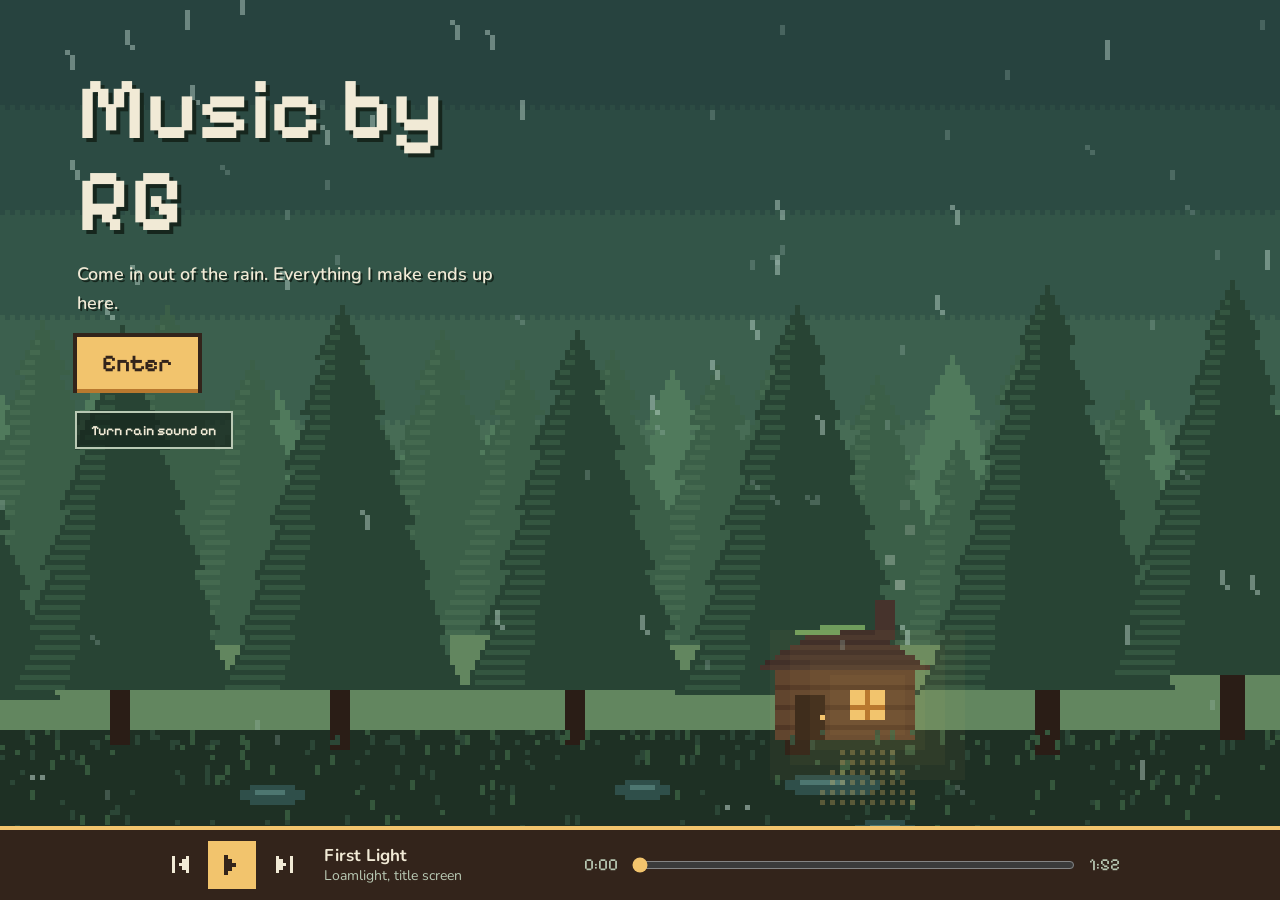
<file: index.html>
<!doctype html>
<html lang="en">
<head>
<meta charset="utf-8">
<meta name="viewport" content="width=device-width, initial-scale=1">
<title>Music by RG</title>
<meta name="description" content="Music projects by RG, starting with Loamlight: a fifteen-track game soundtrack made entirely by code.">
<link rel="preconnect" href="https://fonts.googleapis.com">
<link rel="preconnect" href="https://fonts.gstatic.com" crossorigin>
<link href="https://fonts.googleapis.com/css2?family=Nunito:wght@400;600;800&family=Pixelify+Sans:wght@400;600&display=swap" rel="stylesheet">
<link rel="stylesheet" href="styles.css">
</head>
<body class="gate">

<canvas id="backdrop" aria-hidden="true"></canvas>
<header class="hero">
  <canvas id="scene" aria-hidden="true"></canvas>
  <div class="hero-text">
    <h1><a href="#">Music by RG</a></h1>
    <p>Come in out of the rain. Everything I make ends up here.</p>
    <button id="enter" class="pixel-btn enter" type="button">Enter</button>
    <button id="rain-toggle" class="pixel-btn quiet" type="button" aria-pressed="false">Turn rain sound on</button>
  </div>
</header>
<div id="flash" class="flash" aria-hidden="true"></div>

<main id="projects"></main>

<footer class="foot">
  <p>More projects will land here as they're finished.</p>
</footer>

<div id="player" class="player" hidden>
  <div class="player-inner">
    <div class="controls">
      <button id="prev" type="button" aria-label="Previous track">
        <svg viewBox="0 0 12 12" aria-hidden="true"><path d="M1 1h2v10H1zM11 1v10H9V9H7V7H5V5h2V3h2V1z"/></svg>
      </button>
      <button id="toggle" class="big" type="button" aria-label="Play">
        <svg id="icon-play" viewBox="0 0 12 12" aria-hidden="true"><path d="M2 1h2v2h2v2h2v2H6v2H4v2H2z"/></svg>
        <svg id="icon-pause" viewBox="0 0 12 12" aria-hidden="true" hidden><path d="M2 1h3v10H2zM7 1h3v10H7z"/></svg>
      </button>
      <button id="next" type="button" aria-label="Next track">
        <svg viewBox="0 0 12 12" aria-hidden="true"><path d="M9 1h2v10H9zM1 1v10h2V9h2V7h2V5H5V3H3V1z"/></svg>
      </button>
    </div>
    <div class="now">
      <strong id="now-title"></strong>
      <span id="now-where"></span>
    </div>
    <div class="seek">
      <span id="time-now">0:00</span>
      <input id="seek" type="range" min="0" max="100" value="0" step="1" aria-label="Position in track">
      <span id="time-total">0:00</span>
    </div>
  </div>
</div>

<audio id="audio" preload="none"></audio>
<script src="projects.js"></script>
<script src="instruments.js"></script>
<script src="backdrops.js"></script>
<script src="site.js"></script>
</body>
</html>
</file>
<file: styles.css>
:root {
  --moss: #1e3024;      /* page ground */
  --canopy: #2b4636;    /* raised surfaces */
  --fern: #6f9d5c;
  --lichen: #b7d39a;
  --bark: #33241b;
  --lantern: #f2c46d;   /* the one warm light */
  --cream: #f1ead6;
  --mist: #b9c9b4;
  --px: 4px;
  --display: "Pixelify Sans", "Courier New", monospace;
  --body: "Nunito", system-ui, sans-serif;
}

* { box-sizing: border-box; }
html { scroll-behavior: smooth; }
body {
  margin: 0;
  background: var(--moss);
  color: var(--cream);
  font: 400 1.0625rem/1.6 var(--body);
  padding-bottom: 7rem;
}
h1, h2 { font-family: var(--display); font-weight: 600; line-height: 1.05; margin: 0; }
p { margin: 0; }
:focus-visible { outline: var(--px) solid var(--lantern); outline-offset: 2px; }

/* ---------- hero ---------- */
.hero { position: relative; height: min(78vh, 720px); min-height: 420px; }
#scene {
  display: block; width: 100%; height: 100%;
  image-rendering: pixelated; image-rendering: crisp-edges;
  background: #27433f;
}
.hero-text {
  position: absolute; top: clamp(1.5rem, 7vh, 4.5rem); left: clamp(1rem, 6vw, 5rem);
  max-width: 26rem;
}
.hero-text h1 {
  font-size: clamp(2.75rem, 8vw, 5.5rem);
  text-shadow: var(--px) var(--px) 0 #16261d;
}
.hero-text p {
  margin: .75rem 0 1.25rem;
  font-weight: 600; font-size: 1.125rem;
  text-shadow: 2px 2px 0 #16261d;
}

.pixel-btn {
  font: 600 1rem var(--display);
  color: var(--bark); background: var(--lantern);
  border: 0; padding: .55rem .9rem; cursor: pointer;
  box-shadow: 0 var(--px) 0 #b9792f, 0 0 0 var(--px) var(--bark);
}
.pixel-btn:hover { background: #f8d68e; }
.pixel-btn:active { transform: translateY(var(--px)); box-shadow: 0 0 0 var(--px) var(--bark); }
.pixel-btn[aria-pressed="true"] { background: var(--lichen); box-shadow: 0 var(--px) 0 var(--fern), 0 0 0 var(--px) var(--bark); }

.hero { overflow: hidden; }
.hero-text h1 a { color: inherit; text-decoration: none; }
.hero-text .pixel-btn { display: block; }
.pixel-btn.enter { font-size: 1.5rem; padding: .7rem 1.6rem; margin-bottom: 1.5rem; }
.pixel-btn.quiet, .pixel-btn.quiet[aria-pressed="true"] {
  background: rgba(22, 38, 29, .7); color: var(--cream);
  box-shadow: 0 0 0 2px var(--mist); font-size: .875rem;
}
.pixel-btn.quiet[aria-pressed="true"] { color: var(--lichen); box-shadow: 0 0 0 2px var(--lichen); }

/* home screen: the forest fills the window until you enter */
body.gate { overflow: hidden; padding-bottom: 0; }
body.gate .hero { height: 100vh; height: 100dvh; max-height: none; }
body.gate main, body.gate .foot { display: none; }

/* inside: the forest becomes a window above the albums */
body:not(.gate) .hero { height: 32vh; min-height: 200px; }
body:not(.gate) .hero-text { top: 1.25rem; }
body:not(.gate) .hero-text h1 { font-size: clamp(1.75rem, 4vw, 2.5rem); margin-bottom: 1rem; }
body:not(.gate) .hero-text p, body:not(.gate) #enter { display: none; }

/* entering: walk up to the cabin window, then its light fills the screen */
.hero.entering #scene { transform: scale(18); transition: transform 1.6s cubic-bezier(.65, 0, .9, .45); }
.hero.entering .hero-text { opacity: 0; transition: opacity .4s; }
.flash {
  position: fixed; inset: 0; z-index: 20; pointer-events: none;
  background: var(--lantern); opacity: 0; transition: opacity .8s ease-out;
}
.flash.on { opacity: 1; transition: opacity .55s ease-in 1s; }

/* ---------- an open album: its own sky and colours ---------- */
#backdrop { position: fixed; inset: 0; width: 100%; height: 100%; z-index: -1; display: none; }
body[data-album] #backdrop { display: block; }
body[data-album]:not(.gate) .hero { height: auto; min-height: 0; overflow: visible; }
body[data-album] #scene { display: none; }
body[data-album] .hero-text { position: static; padding: 1.25rem clamp(1rem, 6vw, 5rem) 0; max-width: none; }
body[data-album] .project {
  /* the first screen belongs to the sky; the album's panel starts below it */
  margin-top: 36vh; margin-bottom: 3rem; padding-top: 2.5rem; padding-bottom: 2.5rem;
  background: color-mix(in srgb, var(--moss) var(--veil, 60%), transparent);
  -webkit-backdrop-filter: blur(3px); backdrop-filter: blur(3px);
  box-shadow: 0 0 0 1px rgba(255, 255, 255, .1);
}
body[data-album] .foot { display: none; }
body[data-album="loamlight"] { --veil: 76%; --moss: #23143a; --canopy: #402a58; --lichen: #ffd9a0; --fern: #f08a5a; --mist: #dcc8dc; }
body[data-album="first-light"] { --moss: #0a0616; --canopy: #26164a; --lichen: #f6ecd8; --fern: #d873ff; --mist: #c6badf; --lantern: #ffbe6e; }
body[data-album="landfall"] { --moss: #0b0e1c; --canopy: #202944; --lichen: #f0ecf5; --fern: #a9bfe6; --mist: #bcc3d6; --lantern: #ffe6b0; }

/* ---------- album shelf ---------- */
.shelf { max-width: 56rem; margin: 0 auto; padding: 3rem clamp(1rem, 4vw, 2rem) 1rem; }
.shelf h2 { font-size: clamp(2rem, 5vw, 3rem); color: var(--lichen); margin-bottom: 2rem; }
.albums { display: grid; grid-template-columns: repeat(auto-fill, minmax(11rem, 1fr)); gap: 2.5rem 2rem; }
.album { display: block; color: inherit; text-decoration: none; }
.album canvas {
  display: block; width: 100%; aspect-ratio: 1; image-rendering: pixelated;
  box-shadow: 0 0 0 var(--px) var(--bark), var(--px) calc(var(--px) * 2) 0 var(--px) #16261d;
  transition: transform .12s;
}
.album img {
  display: block; width: 100%; height: auto;
  box-shadow: 0 0 0 var(--px) var(--bark), var(--px) calc(var(--px) * 2) 0 var(--px) #16261d;
  transition: transform .12s;
}
.album:hover canvas, .album:focus-visible canvas,
.album:hover img, .album:focus-visible img { transform: translateY(calc(var(--px) * -1)); }
.project .cover {
  display: block; width: min(18rem, 100%); height: auto; margin-bottom: 2rem;
  box-shadow: 0 0 0 var(--px) var(--bark), var(--px) calc(var(--px) * 2) 0 var(--px) #16261d;
}
.album strong { display: block; margin-top: 1.1rem; font: 600 1.5rem var(--display); }
.album span { color: var(--mist); font-size: .9375rem; }
.back { display: inline-block; margin-bottom: 1.5rem; color: var(--lantern); font-family: var(--display); }
[hidden] { display: none !important; }

/* ---------- projects ---------- */
.project { max-width: 56rem; margin: 0 auto; padding: 3.5rem clamp(1rem, 4vw, 2rem) 1rem; }
.project h2 { font-size: clamp(2.25rem, 6vw, 3.75rem); color: var(--lichen); }
.project .blurb { max-width: 62ch; margin-top: 1rem; color: var(--cream); }
.project .meta {
  display: flex; flex-wrap: wrap; align-items: center; gap: 1rem 1.5rem;
  margin: 1.5rem 0 2rem; color: var(--mist); font-weight: 600;
}

.tracks { list-style: none; margin: 0; padding: 0; border-top: var(--px) solid var(--canopy); }
.tracks li { border-bottom: var(--px) solid var(--canopy); }
.track {
  display: grid; grid-template-columns: 2.5rem 1fr 11rem 3.25rem; gap: 0 1rem; align-items: baseline;
  width: 100%; padding: .8rem .75rem; text-align: left;
  background: none; border: 0; color: inherit; font: inherit; cursor: pointer;
}
.track:hover { background: var(--canopy); }
.track .num { font-family: var(--display); color: var(--fern); }
.track .title { font-weight: 800; font-size: 1.125rem; }
.track .sound { display: block; color: var(--mist); font-size: .9375rem; }
.track .where { color: var(--lichen); font-size: .9375rem; }
.track .dur { font-family: var(--display); color: var(--mist); text-align: right; }
.track[aria-current="true"] { background: var(--canopy); box-shadow: inset var(--px) 0 0 var(--lantern); }
.track[aria-current="true"] .title, .track[aria-current="true"] .num { color: var(--lantern); }

/* movements inside one long track */
.marks { list-style: none; margin: 0; padding: 0 0 .5rem 3.5rem; }
.marks li { border: 0; border-top: 2px solid var(--canopy); }
.mark {
  display: grid; grid-template-columns: 2rem 1fr 3.25rem; gap: 0 1rem; align-items: baseline;
  width: 100%; padding: .6rem .75rem; text-align: left;
  background: none; border: 0; color: inherit; font: inherit; cursor: pointer;
}
.mark:hover { background: var(--canopy); }
.mark .num { font-family: var(--display); color: var(--fern); }
.mark .title { font-weight: 800; }
.mark .sound { display: block; color: var(--mist); font-size: .9375rem; }
.mark .dur { font-family: var(--display); color: var(--mist); text-align: right; }
@media (max-width: 640px) { .marks { padding-left: 1rem; } }

/* ---------- scores ---------- */
.scores { margin-top: 3.5rem; }
.scores h3 { font: 600 2rem/1.1 var(--display); color: var(--lichen); margin: 0 0 .75rem; }
.scores p { max-width: 62ch; margin-bottom: 1.5rem; }
.scores .pixel-btn { display: inline-block; text-decoration: none; }
.parts {
  list-style: none; margin: 2.5rem 0 0; padding: 0;
  display: grid; grid-template-columns: repeat(auto-fill, minmax(8.5rem, 1fr)); gap: 2rem 1.5rem;
}
.parts a { display: block; color: inherit; text-decoration: none; }
.parts canvas {
  display: block; width: 100%; aspect-ratio: 1; image-rendering: pixelated;
  background: var(--canopy); box-shadow: 0 0 0 var(--px) var(--bark);
  transition: transform .12s;
}
.parts a:hover canvas, .parts a:focus-visible canvas { transform: translateY(calc(var(--px) * -1)); background: #35573f; }
.parts strong { display: block; margin-top: .9rem; font: 600 1.125rem var(--display); }
.parts span { color: var(--mist); font-size: .875rem; }

.foot { max-width: 56rem; margin: 0 auto; padding: 2.5rem clamp(1rem, 4vw, 2rem); color: var(--mist); }

/* ---------- player ---------- */
.player {
  position: fixed; left: 0; right: 0; bottom: 0; z-index: 10;
  background: var(--bark); border-top: var(--px) solid var(--lantern);
}
.player-inner {
  max-width: 64rem; margin: 0 auto; padding: .7rem clamp(1rem, 4vw, 2rem);
  display: grid; grid-template-columns: auto minmax(8rem, 15rem) 1fr; gap: 1.25rem; align-items: center;
}
.controls { display: flex; gap: .5rem; align-items: center; }
.controls button {
  width: 2.5rem; height: 2.5rem; padding: .6rem; border: 0; cursor: pointer;
  background: none; color: var(--cream);
}
.controls button.big { background: var(--lantern); color: var(--bark); width: 3rem; height: 3rem; padding: .75rem; }
.controls button:hover { color: var(--lantern); }
.controls button.big:hover { color: var(--bark); background: #f8d68e; }
.controls svg { display: block; width: 100%; height: 100%; fill: currentColor; shape-rendering: crispEdges; }
.controls svg[hidden] { display: none; }
.now { min-width: 0; line-height: 1.3; }
.now strong, .now span { display: block; white-space: nowrap; overflow: hidden; text-overflow: ellipsis; }
.now span { color: var(--mist); font-size: .875rem; }
.seek { display: flex; align-items: center; gap: .75rem; font-family: var(--display); color: var(--mist); }
.seek input { flex: 1; min-width: 0; accent-color: var(--lantern); height: 1.5rem; }

@media (max-width: 640px) {
  .track { grid-template-columns: 2rem 1fr 3rem; }
  .track .where { grid-column: 2; grid-row: 2; }
  .player-inner { grid-template-columns: auto 1fr; gap: .5rem 1rem; }
  .seek { grid-column: 1 / -1; }
}
@media (prefers-reduced-motion: reduce) {
  html { scroll-behavior: auto; }
}

/* ---------- cover story ---------- */
.story-link { color: var(--lantern); font-family: var(--display); }
.story-body { max-width: 40rem; }
.story-body h3 { font: 600 1.75rem/1.15 var(--display); color: var(--lichen); margin: 3rem 0 1rem; }
.story-body p, .story-body ul { margin: 0 0 1.1rem; line-height: 1.7; }
.story-body .lede { font-size: 1.25rem; margin-top: 1.25rem; }
.story-body ul { padding-left: 1.25rem; }
.story-body li { margin-bottom: .6rem; }
.story-body figure { margin: 2rem 0; }
.story-body figure.small { max-width: 24rem; }
.story-body img { display: block; width: 100%; height: auto; box-shadow: 0 0 0 1px rgba(255, 255, 255, .14); }
.story-body figcaption { margin-top: .75rem; color: var(--mist); font-size: .9375rem; }
.story-body .sign { margin-top: 3rem; color: var(--mist); }

/* ---------- logo ---------- */
.hero-text .logo { display: block; width: fit-content; margin-bottom: 1rem; }
.hero-text .logo img { display: block; width: clamp(64px, 9vw, 96px); height: auto; image-rendering: pixelated; filter: drop-shadow(var(--px) var(--px) 0 #16261d); }
body:not(.gate) .hero-text .logo img { width: 48px; }

/* ---------- menu bar ---------- */
.menu {
  position: fixed; top: 0; left: 0; right: 0; z-index: 9;
  display: flex; align-items: center; gap: .25rem;
  padding: .4rem clamp(.5rem, 4vw, 2rem);
  background: color-mix(in srgb, var(--moss) 82%, transparent);
  -webkit-backdrop-filter: blur(8px); backdrop-filter: blur(8px);
  border-bottom: 2px solid var(--canopy);
  font-family: var(--display); white-space: nowrap; overflow-x: auto;
}
body.gate .menu { display: none; }
.menu a { color: var(--cream); text-decoration: none; padding: .45rem .8rem; }
.menu a:hover { background: var(--canopy); }
.menu a[aria-current] { color: var(--lantern); box-shadow: inset 0 calc(var(--px) * -1) 0 var(--lantern); }
.menu a[data-nav="home"] { background: var(--lantern); color: var(--bark); margin-right: .25rem; }
.menu a[data-nav="home"]:hover { background: #f8d68e; }
.menu-sep { width: 2px; height: 1.25rem; background: var(--canopy); margin: 0 .5rem; flex: none; }
body:not(.gate) .hero-text { top: 4.25rem; }
body[data-album] .hero-text { padding-top: 4.25rem; }
</file>
